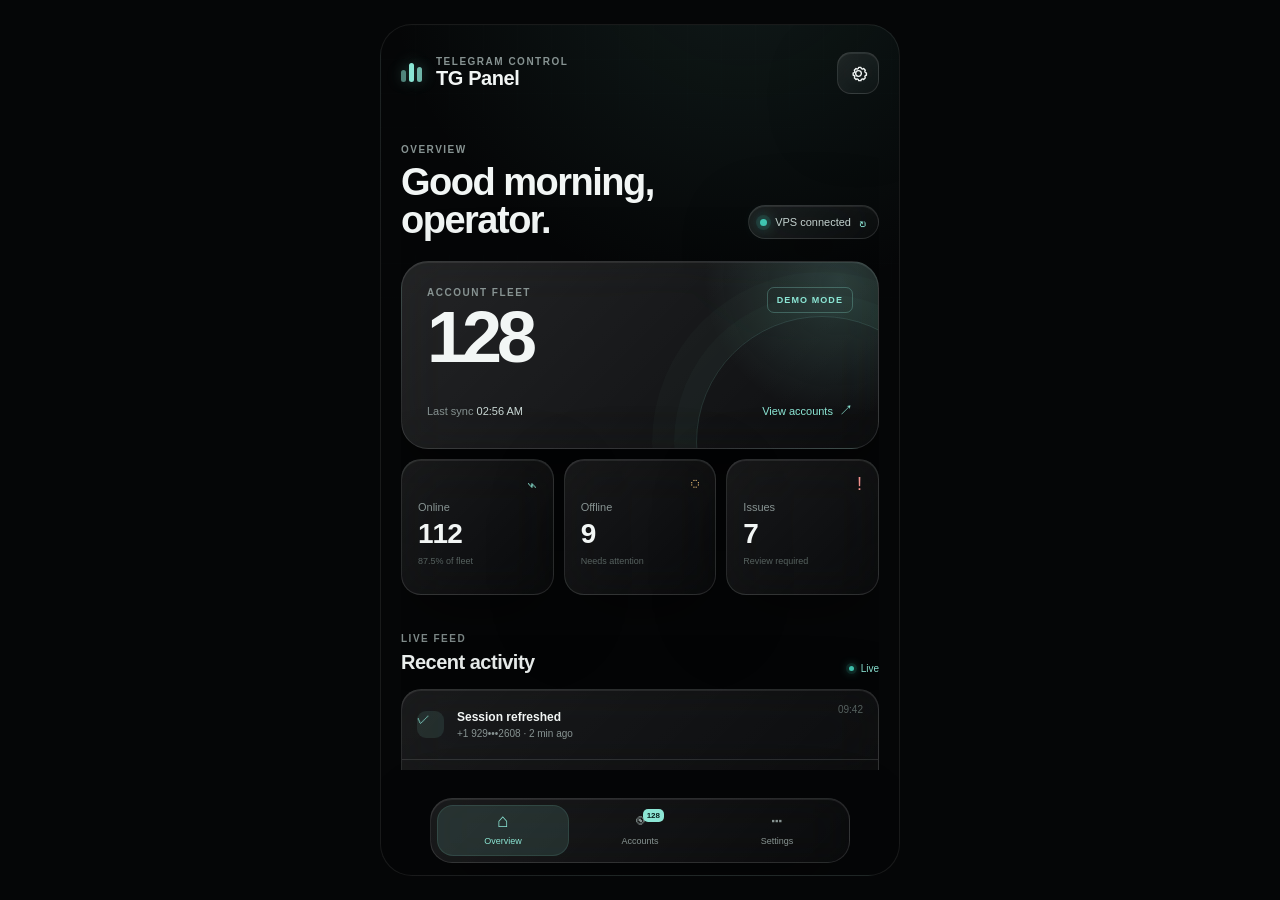
<file: index.html>
<!doctype html>
<html lang="zh-CN">
<head>
  <meta charset="utf-8">
  <meta name="viewport" content="width=device-width, initial-scale=1, viewport-fit=cover">
  <meta name="theme-color" content="#050607">
  <title>TG Panel · Liquid Glass UI</title>
  <link rel="stylesheet" href="styles.css?v=3">
</head>
<body>
  <main class="app-shell">
    <div class="ambient-grid" aria-hidden="true"></div>
    <header class="topbar">
      <div class="brand-lockup">
        <span class="brand-mark"><span></span><span></span><span></span></span>
        <div>
          <p class="eyebrow">TELEGRAM CONTROL</p>
          <h1>TG Panel</h1>
        </div>
      </div>
      <button class="icon-button glass-button" data-action="settings" aria-label="打开设置" title="打开设置">
        <svg viewBox="0 0 24 24" aria-hidden="true"><path d="M12 15.25a3.25 3.25 0 1 0 0-6.5 3.25 3.25 0 0 0 0 6.5Z"/><path d="M19.4 15a1.75 1.75 0 0 0 .35 1.93l.06.06-1.9 1.9-.06-.06a1.75 1.75 0 0 0-1.93-.35 1.75 1.75 0 0 0-1.06 1.6v.08h-2.69v-.08a1.75 1.75 0 0 0-1.06-1.6 1.75 1.75 0 0 0-1.93.35l-.06.06-1.9-1.9.06-.06A1.75 1.75 0 0 0 7.6 15a1.75 1.75 0 0 0-1.6-1.06h-.08v-2.69H6A1.75 1.75 0 0 0 7.6 10.2a1.75 1.75 0 0 0-.35-1.93l-.06-.06 1.9-1.9.06.06a1.75 1.75 0 0 0 1.93.35 1.75 1.75 0 0 0 1.06-1.6v-.08h2.69v.08a1.75 1.75 0 0 0 1.06 1.6 1.75 1.75 0 0 0 1.93-.35l.06-.06 1.9 1.9-.06.06A1.75 1.75 0 0 0 19.4 10.2a1.75 1.75 0 0 0 1.6 1.06h.08v2.69H21A1.75 1.75 0 0 0 19.4 15Z"/></svg>
      </button>
    </header>

    <section class="view is-active" data-view-panel="overview" aria-labelledby="overviewTitle">
      <div class="view-heading">
        <div>
          <p class="eyebrow">OVERVIEW</p>
          <h2 id="overviewTitle">Good morning, operator.</h2>
        </div>
        <button class="status-pill glass-button" data-action="refresh" title="刷新演示数据">
          <span class="pulse-dot"></span>
          <span>VPS connected</span>
          <span class="status-chevron">↻</span>
        </button>
      </div>

      <section class="hero-glass glass-surface">
        <div class="hero-topline">
          <div>
            <p class="eyebrow">ACCOUNT FLEET</p>
            <p class="hero-number">128</p>
          </div>
          <div class="hero-chip">DEMO MODE</div>
        </div>
        <div class="hero-footer">
          <span>Last sync <strong data-sync-time>just now</strong></span>
          <button class="text-button" data-action="accounts">View accounts <span>↗</span></button>
        </div>
      </section>

      <section class="metric-grid" aria-label="账号状态概览">
        <article class="metric-card glass-surface accent-cyan">
          <span class="metric-icon">⌁</span>
          <p>Online</p>
          <strong>112</strong>
          <small>87.5% of fleet</small>
        </article>
        <article class="metric-card glass-surface accent-amber">
          <span class="metric-icon">◌</span>
          <p>Offline</p>
          <strong>9</strong>
          <small>Needs attention</small>
        </article>
        <article class="metric-card glass-surface accent-red">
          <span class="metric-icon">!</span>
          <p>Issues</p>
          <strong>7</strong>
          <small>Review required</small>
        </article>
      </section>

      <section class="section-block">
        <div class="section-heading">
          <div>
            <p class="eyebrow">LIVE FEED</p>
            <h3>Recent activity</h3>
          </div>
          <span class="live-label"><span class="live-dot"></span>Live</span>
        </div>
        <div class="activity-list glass-surface" id="activityList">
          <article class="activity-row">
            <span class="activity-symbol success">✓</span>
            <div><strong>Session refreshed</strong><span>+1 929•••2608 · 2 min ago</span></div>
            <time>09:42</time>
          </article>
          <article class="activity-row">
            <span class="activity-symbol neutral">↻</span>
            <div><strong>Fleet sync completed</strong><span>128 accounts checked · 8 min ago</span></div>
            <time>09:36</time>
          </article>
          <article class="activity-row">
            <span class="activity-symbol warning">!</span>
            <div><strong>Account needs review</strong><span>+234 802•••7521 · 14 min ago</span></div>
            <time>09:30</time>
          </article>
        </div>
      </section>
    </section>

    <section class="view" data-view-panel="accounts" aria-labelledby="accountsTitle" hidden>
      <div class="view-heading compact-heading">
        <div><p class="eyebrow">MANAGED ACCOUNTS</p><h2 id="accountsTitle">Accounts</h2></div>
        <button class="icon-button glass-button" data-action="refresh" aria-label="刷新账号" title="刷新账号">↻</button>
      </div>
      <div class="search-wrap glass-surface">
        <svg viewBox="0 0 24 24" aria-hidden="true"><circle cx="10.8" cy="10.8" r="6.8"/><path d="m16 16 5 5"/></svg>
        <input id="accountSearch" type="search" placeholder="Search accounts" autocomplete="off">
        <kbd>/</kbd>
      </div>
      <div class="list-meta"><span id="accountCount">8 accounts</span><span>Sorted by activity</span></div>
      <div class="account-list" id="accountList"></div>
    </section>

    <section class="view" data-view-panel="settings" aria-labelledby="settingsTitle" hidden>
      <div class="view-heading compact-heading">
        <div><p class="eyebrow">SYSTEM</p><h2 id="settingsTitle">Settings</h2></div>
      </div>
      <section class="settings-stack">
        <article class="setting-group glass-surface">
          <div class="setting-row"><span class="setting-leading teal">◈</span><div><strong>Connection</strong><span>VPS endpoint</span></div><span class="setting-value">Connected</span></div>
          <div class="setting-row"><span class="setting-leading">⌁</span><div><strong>Appearance</strong><span>Liquid Glass · Dark</span></div><span class="row-chevron">›</span></div>
          <div class="setting-row"><span class="setting-leading">ⓘ</span><div><strong>About TG Panel</strong><span>Prototype build 0.1</span></div><span class="row-chevron">›</span></div>
        </article>
        <article class="demo-notice glass-surface">
          <span class="notice-icon">✦</span>
          <div><strong>Demo Mode</strong><p>This preview uses local sample data. No Telegram actions or network requests are made.</p></div>
        </article>
      </section>
    </section>

    <nav class="tabbar glass-surface" aria-label="主导航">
      <button class="tab is-selected" data-view="overview"><span class="tab-icon">⌂</span><span>Overview</span></button>
      <button class="tab" data-view="accounts"><span class="tab-icon">◉</span><span>Accounts</span><b>128</b></button>
      <button class="tab" data-view="settings"><span class="tab-icon">⋯</span><span>Settings</span></button>
    </nav>
  </main>

  <div class="sheet-backdrop" id="accountSheet" hidden>
    <section class="account-sheet glass-surface" role="dialog" aria-modal="true" aria-labelledby="sheetTitle">
      <button class="sheet-close icon-button" data-action="close-sheet" aria-label="关闭详情">×</button>
      <div class="sheet-handle"></div>
      <div class="sheet-avatar" id="sheetAvatar">+1</div>
      <p class="eyebrow">ACCOUNT DETAIL</p>
      <h2 id="sheetTitle">+1 929•••2608</h2>
      <span class="status-badge online" id="sheetStatus">Online</span>
      <div class="detail-grid">
        <div><span>Remark</span><strong id="sheetRemark">小火箭</strong></div>
        <div><span>Last activity</span><strong id="sheetActivity">2 min ago</strong></div>
        <div><span>Last sync</span><strong data-sync-time>just now</strong></div>
        <div><span>Mode</span><strong>Demo</strong></div>
      </div>
      <button class="sheet-action" data-action="close-sheet">Done</button>
    </section>
  </div>
  <div class="toast" id="toast" role="status" aria-live="polite">Demo data refreshed</div>
  <script src="app.js?v=3"></script>
</body>
</html>
</file>
<file: styles.css>
:root {
  color-scheme: dark;
  --bg: #050607;
  --panel: rgba(21, 26, 28, .68);
  --panel-strong: rgba(28, 34, 36, .88);
  --line: rgba(226, 238, 238, .13);
  --line-strong: rgba(226, 238, 238, .22);
  --text: #f2f6f5;
  --muted: #879392;
  --faint: #56615f;
  --teal: #8ce6d5;
  --teal-strong: #40c8b3;
  --amber: #f2c67a;
  --red: #f0918c;
  --shadow: 0 24px 70px rgba(0, 0, 0, .34);
  font-family: ui-rounded, "SF Pro Rounded", -apple-system, BlinkMacSystemFont, "Segoe UI", sans-serif;
}

* { box-sizing: border-box; }
html { min-width: 320px; background: var(--bg); }
body { margin: 0; min-width: 320px; min-height: 100vh; color: var(--text); background: var(--bg); }
button, input { font: inherit; }
input[type="search"]::-webkit-search-decoration,
input[type="search"]::-webkit-search-cancel-button,
input[type="search"]::-webkit-search-results-button,
input[type="search"]::-webkit-search-results-decoration { display: none; }
button { color: inherit; cursor: pointer; }
button:focus-visible, input:focus-visible { outline: 2px solid var(--teal); outline-offset: 3px; }

.app-shell { position: relative; isolation: isolate; display: flex; flex-direction: column; width: min(100%, 520px); height: 100svh; min-height: 100svh; margin: 0 auto; padding: max(22px, env(safe-area-inset-top)) 20px 12px; overflow: hidden; background: radial-gradient(circle at 70% -10%, rgba(89, 169, 156, .13), transparent 36%), var(--bg); }
.ambient-grid { position: absolute; z-index: -1; inset: 0 0 auto; height: 560px; opacity: .29; pointer-events: none; background-image: linear-gradient(rgba(181, 216, 209, .04) 1px, transparent 1px), linear-gradient(90deg, rgba(181, 216, 209, .04) 1px, transparent 1px); background-size: 34px 34px; mask-image: linear-gradient(to bottom, black, transparent 82%); }
.view { flex: 1 1 auto; min-height: 0; overflow-y: auto; scrollbar-width: none; }
.view::-webkit-scrollbar { display: none; }
.topbar, .view-heading, .section-heading, .hero-topline, .hero-footer, .list-meta, .setting-row { display: flex; align-items: center; justify-content: space-between; gap: 14px; }
.topbar { min-height: 52px; margin-bottom: 45px; }
.brand-lockup { display: flex; align-items: center; gap: 12px; }
.brand-lockup h1, h2, h3, p { margin: 0; }
.brand-lockup h1 { font-size: 20px; letter-spacing: -.4px; }
.brand-mark { display: flex; align-items: end; gap: 3px; width: 23px; height: 24px; padding: 3px 0; }
.brand-mark span { display: block; width: 5px; border-radius: 8px; background: var(--teal); box-shadow: 0 0 16px rgba(140, 230, 213, .42); }
.brand-mark span:nth-child(1) { height: 12px; opacity: .55; }.brand-mark span:nth-child(2) { height: 19px; }.brand-mark span:nth-child(3) { height: 15px; opacity: .78; }
.eyebrow { color: var(--muted); font-size: 10px; font-weight: 700; letter-spacing: .15em; text-transform: uppercase; }
.view-heading { align-items: flex-end; margin-bottom: 22px; }
.view-heading h2 { max-width: 300px; margin-top: 8px; font-size: clamp(28px, 7.2vw, 38px); line-height: 1; letter-spacing: -1.5px; }
.compact-heading { align-items: center; margin-bottom: 27px; }.compact-heading h2 { font-size: 34px; }
.icon-button { display: grid; place-items: center; width: 42px; height: 42px; padding: 0; border: 1px solid var(--line-strong); border-radius: 14px; background: transparent; color: var(--text); }
.icon-button svg { width: 21px; height: 21px; fill: none; stroke: currentColor; stroke-width: 1.55; stroke-linecap: round; stroke-linejoin: round; }
.glass-button, .glass-surface { border: 1px solid var(--line); background: linear-gradient(135deg, rgba(255,255,255,.085), rgba(255,255,255,.025)); box-shadow: var(--shadow), inset 0 1px 0 rgba(255,255,255,.08); backdrop-filter: blur(26px) saturate(145%); -webkit-backdrop-filter: blur(26px) saturate(145%); }
.glass-button { transition: border-color .2s ease, background .2s ease, transform .2s ease; }.glass-button:hover { border-color: rgba(140,230,213,.5); background: rgba(140,230,213,.08); }.glass-button:active { transform: scale(.96); }
.status-pill { display: flex; align-items: center; gap: 8px; min-height: 34px; padding: 0 11px; border-radius: 999px; color: #c5d4d1; font-size: 11px; white-space: nowrap; }.pulse-dot, .live-dot { width: 7px; height: 7px; border-radius: 50%; background: var(--teal-strong); box-shadow: 0 0 0 4px rgba(64,200,179,.12), 0 0 14px var(--teal-strong); }.status-chevron { color: var(--teal); font-size: 15px; }
.hero-glass { position: relative; overflow: hidden; min-height: 188px; padding: 25px; border-radius: 27px; background: radial-gradient(circle at 92% 10%, rgba(140,230,213,.18), transparent 29%), linear-gradient(135deg, rgba(255,255,255,.12), rgba(255,255,255,.035)); }.hero-glass::after { position: absolute; right: -70px; bottom: -120px; width: 250px; height: 250px; border: 1px solid rgba(140,230,213,.15); border-radius: 50%; box-shadow: 0 0 0 22px rgba(140,230,213,.025), 0 0 0 44px rgba(140,230,213,.018); content: ""; }.hero-topline { position: relative; z-index: 1; align-items: flex-start; }.hero-number { margin-top: 6px; font-size: 72px; font-weight: 650; letter-spacing: -5px; line-height: .92; }.hero-chip { padding: 7px 9px; border: 1px solid rgba(140,230,213,.28); border-radius: 7px; color: var(--teal); font-size: 9px; font-weight: 750; letter-spacing: .12em; }.hero-footer { position: absolute; z-index: 1; right: 25px; bottom: 23px; left: 25px; color: var(--muted); font-size: 11px; }.hero-footer strong { color: #cbd9d6; font-weight: 500; }.text-button { padding: 5px 0; border: 0; background: none; color: var(--teal); font-size: 11px; }.text-button span { display: inline-block; margin-left: 3px; font-size: 14px; }
.metric-grid { display: grid; grid-template-columns: repeat(3, 1fr); gap: 10px; margin-top: 10px; }.metric-card { position: relative; min-height: 136px; padding: 16px; border-radius: 20px; }.metric-card p { margin: 25px 0 7px; color: var(--muted); font-size: 11px; }.metric-card strong { display: block; font-size: 28px; line-height: 1; letter-spacing: -1px; }.metric-card small { display: block; margin-top: 8px; color: var(--faint); font-size: 9px; line-height: 1.2; }.metric-icon { position: absolute; top: 14px; right: 16px; color: var(--teal); font-size: 18px; }.accent-amber .metric-icon { color: var(--amber); }.accent-red .metric-icon { color: var(--red); }
.section-block { margin-top: 38px; }.section-heading { align-items: flex-end; margin-bottom: 15px; }.section-heading h3 { margin-top: 7px; font-size: 20px; letter-spacing: -.5px; }.live-label { display: flex; align-items: center; gap: 7px; color: var(--teal); font-size: 10px; }.live-dot { width: 5px; height: 5px; box-shadow: 0 0 0 3px rgba(64,200,179,.1), 0 0 10px var(--teal-strong); }
.activity-list { overflow: hidden; border-radius: 20px; }.activity-row { display: grid; grid-template-columns: 28px 1fr auto; align-items: center; gap: 12px; min-height: 70px; padding: 12px 15px; border-bottom: 1px solid var(--line); }.activity-row:last-child { border-bottom: 0; }.activity-symbol { display: grid; place-items: center; width: 27px; height: 27px; border-radius: 9px; background: rgba(140,230,213,.1); color: var(--teal); font-size: 13px; }.activity-symbol.warning { background: rgba(242,198,122,.1); color: var(--amber); }.activity-symbol.neutral { background: rgba(255,255,255,.07); color: var(--muted); }.activity-row strong, .activity-row span { display: block; }.activity-row strong { font-size: 12px; font-weight: 600; }.activity-row div span { margin-top: 4px; color: var(--muted); font-size: 10px; }.activity-row time { align-self: start; padding-top: 2px; color: var(--faint); font-size: 10px; }
.search-wrap { display: flex; align-items: center; gap: 10px; min-height: 48px; padding: 0 14px; border-radius: 15px; }.search-wrap svg { width: 18px; height: 18px; fill: none; stroke: var(--muted); stroke-width: 1.6; stroke-linecap: round; }.search-wrap input { min-width: 0; flex: 1; border: 0; outline: 0; background: transparent; color: var(--text); font-size: 14px; }.search-wrap input::placeholder { color: var(--muted); }.search-wrap kbd { padding: 3px 7px; border: 1px solid var(--line-strong); border-radius: 6px; color: var(--muted); font-size: 11px; }.list-meta { margin: 21px 2px 10px; color: var(--muted); font-size: 10px; }.account-list { display: grid; gap: 8px; }.account-row { display: grid; grid-template-columns: 42px 1fr auto; align-items: center; gap: 12px; min-height: 71px; padding: 11px 13px; border: 1px solid var(--line); border-radius: 18px; background: linear-gradient(135deg, rgba(255,255,255,.075), rgba(255,255,255,.02)); box-shadow: inset 0 1px 0 rgba(255,255,255,.05); transition: transform .2s ease, border-color .2s ease; }.account-row:hover { transform: translateY(-2px); border-color: rgba(140,230,213,.35); }.account-avatar, .sheet-avatar { display: grid; place-items: center; width: 42px; height: 42px; border: 1px solid rgba(140,230,213,.22); border-radius: 14px; background: linear-gradient(135deg, rgba(140,230,213,.22), rgba(140,230,213,.04)); color: var(--teal); font-size: 12px; font-weight: 700; }.account-copy strong, .account-copy span { display: block; }.account-copy strong { font-size: 13px; }.account-copy span { margin-top: 5px; color: var(--muted); font-size: 10px; }.account-trailing { display: grid; justify-items: end; gap: 7px; }.status-badge { display: inline-flex; align-items: center; gap: 5px; padding: 5px 7px; border-radius: 7px; font-size: 9px; font-weight: 700; }.status-badge::before { width: 5px; height: 5px; border-radius: 50%; background: currentColor; content: ""; }.status-badge.online { background: rgba(64,200,179,.12); color: var(--teal); }.status-badge.offline { background: rgba(242,198,122,.12); color: var(--amber); }.status-badge.warning, .status-badge.unauthorized { background: rgba(240,145,140,.12); color: var(--red); }.account-trailing time { color: var(--faint); font-size: 9px; }.empty-state { padding: 30px; border: 1px dashed var(--line-strong); border-radius: 18px; color: var(--muted); text-align: center; }
.settings-stack { display: grid; gap: 12px; }.setting-group { overflow: hidden; border-radius: 20px; }.setting-row { min-height: 70px; padding: 12px 15px; border-bottom: 1px solid var(--line); }.setting-row:last-child { border-bottom: 0; }.setting-leading { display: grid; place-items: center; width: 30px; height: 30px; border-radius: 9px; background: rgba(255,255,255,.07); color: var(--muted); }.setting-leading.teal { background: rgba(64,200,179,.12); color: var(--teal); }.setting-row > div { flex: 1; }.setting-row strong, .setting-row div span { display: block; }.setting-row strong { font-size: 13px; }.setting-row div span { margin-top: 4px; color: var(--muted); font-size: 10px; }.setting-value { color: var(--teal); font-size: 10px; }.row-chevron { color: var(--muted); font-size: 22px; }.demo-notice { display: flex; align-items: flex-start; gap: 12px; padding: 17px; border-radius: 19px; }.notice-icon { color: var(--teal); font-size: 17px; }.demo-notice strong { font-size: 12px; }.demo-notice p { margin-top: 6px; color: var(--muted); font-size: 10px; line-height: 1.5; }
.tabbar { position: relative; z-index: 5; flex: 0 0 auto; display: grid; grid-template-columns: repeat(3, 1fr); gap: 5px; margin-top: 10px; padding: 6px; border-radius: 22px; }.tab { position: relative; display: grid; justify-items: center; gap: 3px; min-height: 51px; padding: 7px 5px; border: 0; border-radius: 16px; background: transparent; color: var(--muted); font-size: 9px; transition: color .2s ease, background .2s ease; }.tab.is-selected { background: rgba(140,230,213,.12); color: var(--teal); box-shadow: inset 0 0 0 1px rgba(140,230,213,.12); }.tab-icon { height: 18px; font-size: 19px; line-height: 18px; }.tab b { position: absolute; top: 4px; right: calc(50% - 24px); min-width: 15px; padding: 2px 4px; border-radius: 5px; background: var(--teal); color: #09221f; font-size: 8px; }
.sheet-backdrop { position: fixed; z-index: 10; inset: 0; display: grid; align-items: end; padding: 12px; background: rgba(0,0,0,.58); backdrop-filter: blur(8px); }.account-sheet { position: relative; width: min(100%, 480px); margin: 0 auto; padding: 16px 22px 22px; border-radius: 28px 28px 20px 20px; background: linear-gradient(155deg, rgba(40,50,51,.94), rgba(14,18,19,.96)); }.sheet-handle { width: 38px; height: 4px; margin: 0 auto 23px; border-radius: 99px; background: rgba(255,255,255,.25); }.sheet-close { position: absolute; top: 15px; right: 15px; width: 34px; height: 34px; border-radius: 11px; color: var(--muted); font-size: 22px; }.sheet-avatar { width: 52px; height: 52px; margin-bottom: 19px; border-radius: 17px; }.account-sheet h2 { margin: 8px 0 10px; font-size: 25px; letter-spacing: -.8px; }.detail-grid { display: grid; grid-template-columns: repeat(2, 1fr); gap: 10px; margin-top: 27px; }.detail-grid div { padding: 12px; border: 1px solid var(--line); border-radius: 13px; background: rgba(255,255,255,.045); }.detail-grid span, .detail-grid strong { display: block; }.detail-grid span { color: var(--muted); font-size: 9px; }.detail-grid strong { margin-top: 7px; font-size: 11px; font-weight: 600; }.sheet-action { width: 100%; min-height: 46px; margin-top: 18px; border: 1px solid rgba(140,230,213,.22); border-radius: 14px; background: rgba(140,230,213,.12); color: var(--teal); font-weight: 700; }.toast { position: fixed; z-index: 20; right: 50%; bottom: 96px; padding: 11px 14px; border: 1px solid rgba(140,230,213,.25); border-radius: 12px; background: rgba(26,39,39,.9); color: var(--teal); font-size: 11px; opacity: 0; pointer-events: none; transform: translate(50%, 8px); transition: opacity .25s ease, transform .25s ease; backdrop-filter: blur(18px); }.toast.is-visible { opacity: 1; transform: translate(50%, 0); }
@media (min-width: 700px) { body { padding: 24px 0; }.app-shell { height: calc(100vh - 48px); min-height: 680px; border: 1px solid rgba(255,255,255,.08); border-radius: 32px; }.tabbar { margin: 28px auto 0; width: min(100%, 420px); } }
@media (max-width: 380px) { .app-shell { padding-right: 14px; padding-left: 14px; }.hero-glass { padding: 20px; }.hero-footer { right: 20px; left: 20px; }.metric-card { padding: 13px; }.metric-card p { font-size: 10px; }.metric-card strong { font-size: 24px; } }
[hidden] { display: none !important; }
</file>
